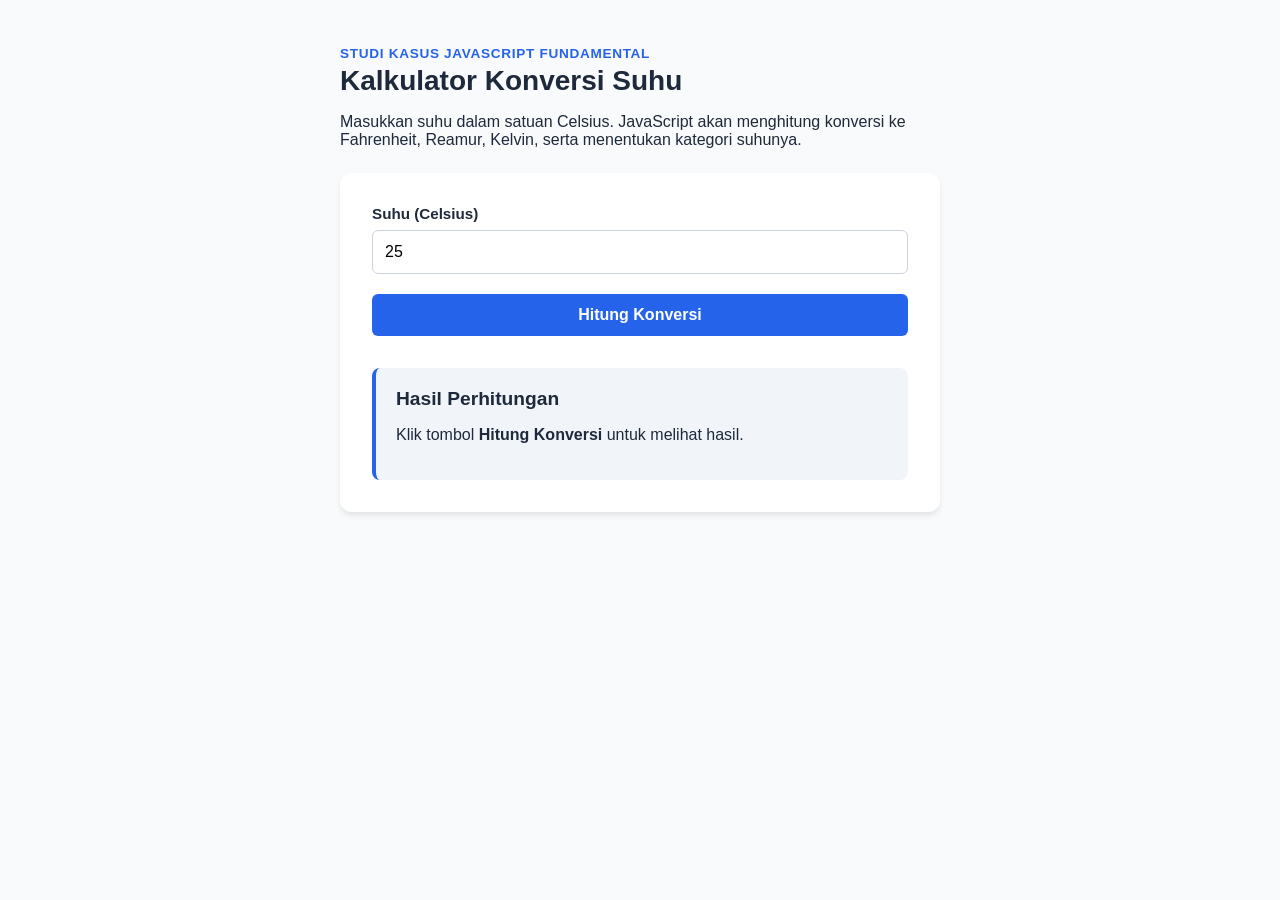
<file: pweb standarisasi/P10_LatihanMandiri/index.html>
<!DOCTYPE html>
<html lang="id">
<head>
    <meta charset="UTF-8">
    <meta name="viewport" content="width=device-width, initial-scale=1.0">
    <title>Kalkulator Konversi Suhu</title>
    <link rel="stylesheet" href="style.css">
</head>
<body>
    <main class="app">
        <section class="intro">
            <p class="eyebrow">Studi Kasus JavaScript Fundamental</p>
            <h1>Kalkulator Konversi Suhu</h1>
            <p>Masukkan suhu dalam satuan Celsius. JavaScript akan menghitung konversi ke Fahrenheit, Reamur, Kelvin, serta menentukan kategori suhunya.</p>
        </section>

        <section class="panel">
            <form id="formSuhu">
                <div class="grid">
                    <div>
                        <label for="celsius">Suhu (Celsius)</label>
                        <input id="celsius" type="number" step="any" value="25" required>
                    </div>
                </div>
                <button type="submit">Hitung Konversi</button>
            </form>

            <article id="hasil" class="result">
                <h2>Hasil Perhitungan</h2>
                <p>Klik tombol <strong>Hitung Konversi</strong> untuk melihat hasil.</p>
            </article>
        </section>
    </main>

    <script src="script.js"></script>
</body>
</html>
</file>
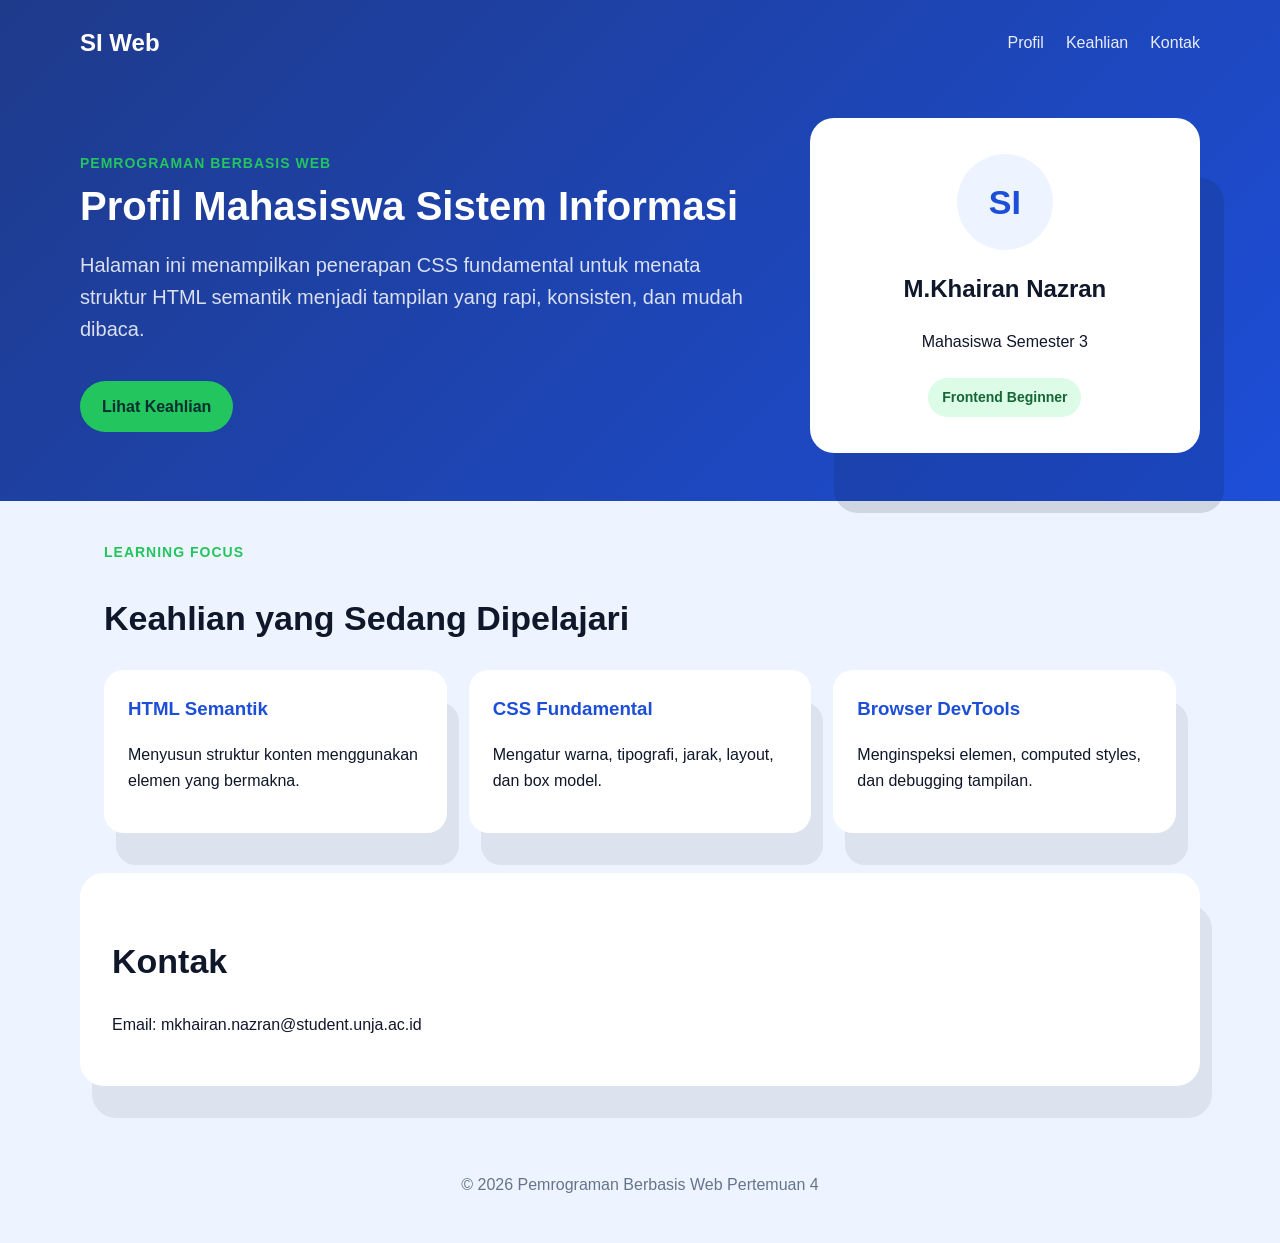
<file: pweb standarisasi/P1_ProfilMhs/index.html>
<!DOCTYPE html>
<html lang="id">
<head>
	<meta charset="UTF-8">
	<meta name="viewport" content="width=device-width, initial-scale=1.0">
	<title>Profil Mahasiswa Sistem Informasi</title>
	<link rel="stylesheet" href="style.css">
</head>
<body>
	<header class="site-header">
		<nav class="navbar" aria-label="Navigasi utama">
			<a class="brand" href="#">SI Web</a>
			<ul class="nav-links">
				<li><a href="#profil">Profil</a></li>
				<li><a href="#keahlian">Keahlian</a></li>
				<li><a href="#kontak">Kontak</a></li>
			</ul>
		</nav>
		<section class="hero" id="profil">
			<div class="hero-text">
				<p class="eyebrow">Pemrograman Berbasis Web</p>
				<h1>Profil Mahasiswa Sistem Informasi</h1>
				<p class="lead">Halaman ini menampilkan penerapan CSS fundamental untuk menata struktur HTML semantik menjadi tampilan yang rapi, konsisten, dan mudah dibaca.</p>
				<a class="button" href="#keahlian">Lihat Keahlian</a>
			</div>
			<div class="profile-card" aria-label="Kartu profil singkat">
				<div class="avatar">SI</div>
				<h2>M.Khairan Nazran</h2>
				<p>Mahasiswa Semester 3</p>
				<span>Frontend Beginner</span>
			</div>
		</section>
	</header>
	
	<main>
		<section class="section" id="keahlian">
			<p class="eyebrow">Learning Focus</p>
			<h2>Keahlian yang Sedang Dipelajari</h2>
			<div class="grid">
				<article class="card">
					<h3>HTML Semantik</h3>
					<p>Menyusun struktur konten menggunakan elemen yang bermakna.</p>
				</article>
				<article class="card">
					<h3>CSS Fundamental</h3>
					<p>Mengatur warna, tipografi, jarak, layout, dan box model.</p>
				</article>
				<article class="card">
					<h3>Browser DevTools</h3>
					<p>Menginspeksi elemen, computed styles, dan debugging tampilan.</p>
				</article>
			</div>
		</section>
		
		<section class="section contact" id="kontak">
			<h2>Kontak</h2>
			<p>Email: mkhairan.nazran@student.unja.ac.id</p>
		</section>
	</main>
	
	<footer class="footer">
		<p>&copy; 2026 Pemrograman Berbasis Web Pertemuan 4</p>
	</footer>
</body>
</html>
</file>
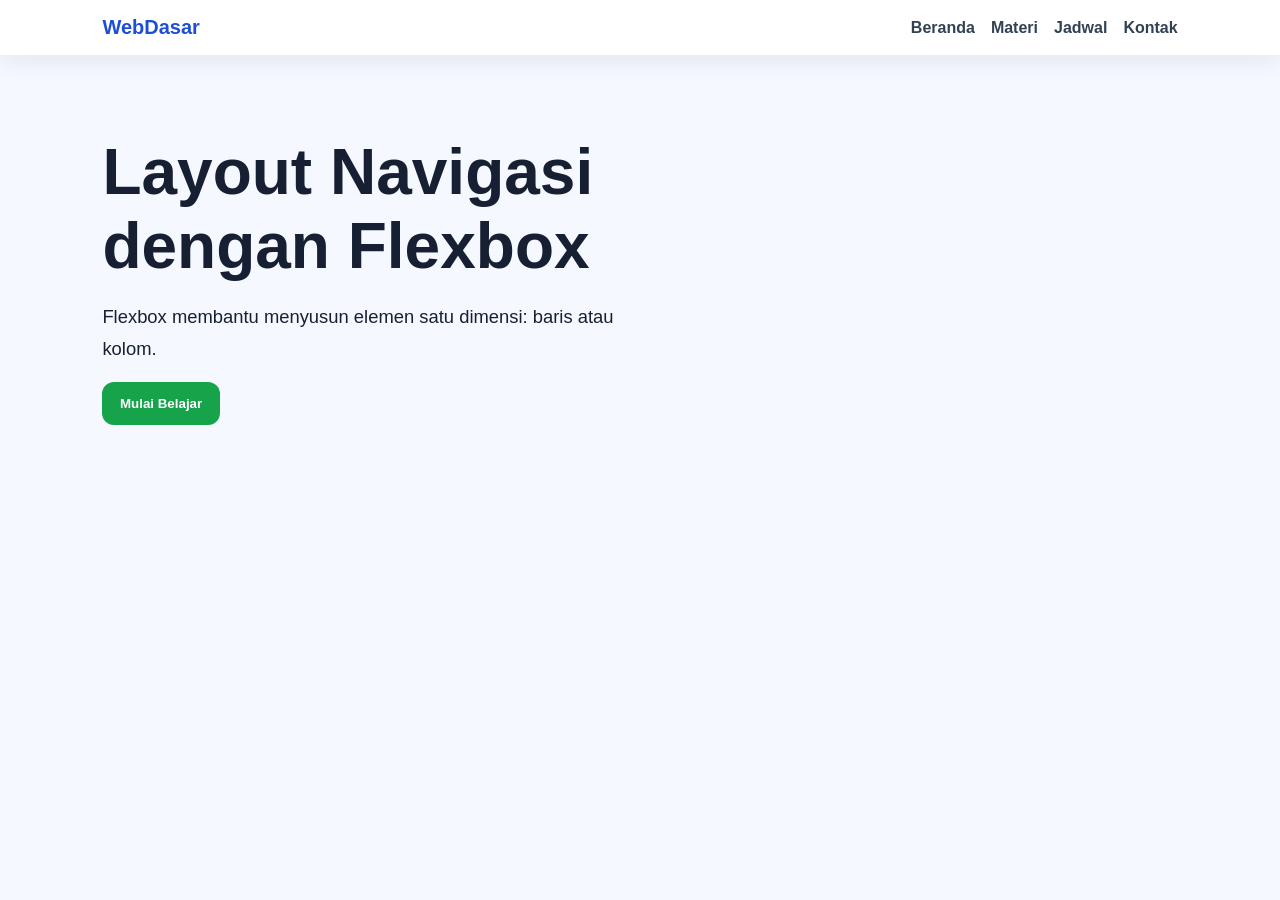
<file: pweb standarisasi/P2_Flexbox/index.html>
<!DOCTYPE html>
<html lang="id">
<head>
	<meta charset="UTF-8">
	<meta name="viewport" content="width=device-width, initial-scale=1.0">
	<title>Contoh Flexbox Navbar</title>
	<link rel="stylesheet" href="style.css">
</head>
<body>
	<header class="site-header">
		<a class="brand" href="#">WebDasar</a>
		<nav class="nav-menu" aria-label="Menu utama">
			<a href="#">Beranda</a>
			<a href="#">Materi</a>
			<a href="#">Jadwal</a>
			<a href="#">Kontak</a>
		</nav>
	</header>
	
	<main class="hero">
		<h1>Layout Navigasi dengan Flexbox</h1>
		<p>Flexbox membantu menyusun elemen satu dimensi: baris atau kolom.</p>
		<button>Mulai Belajar</button>
	</main>
</body>
</html>
</file>
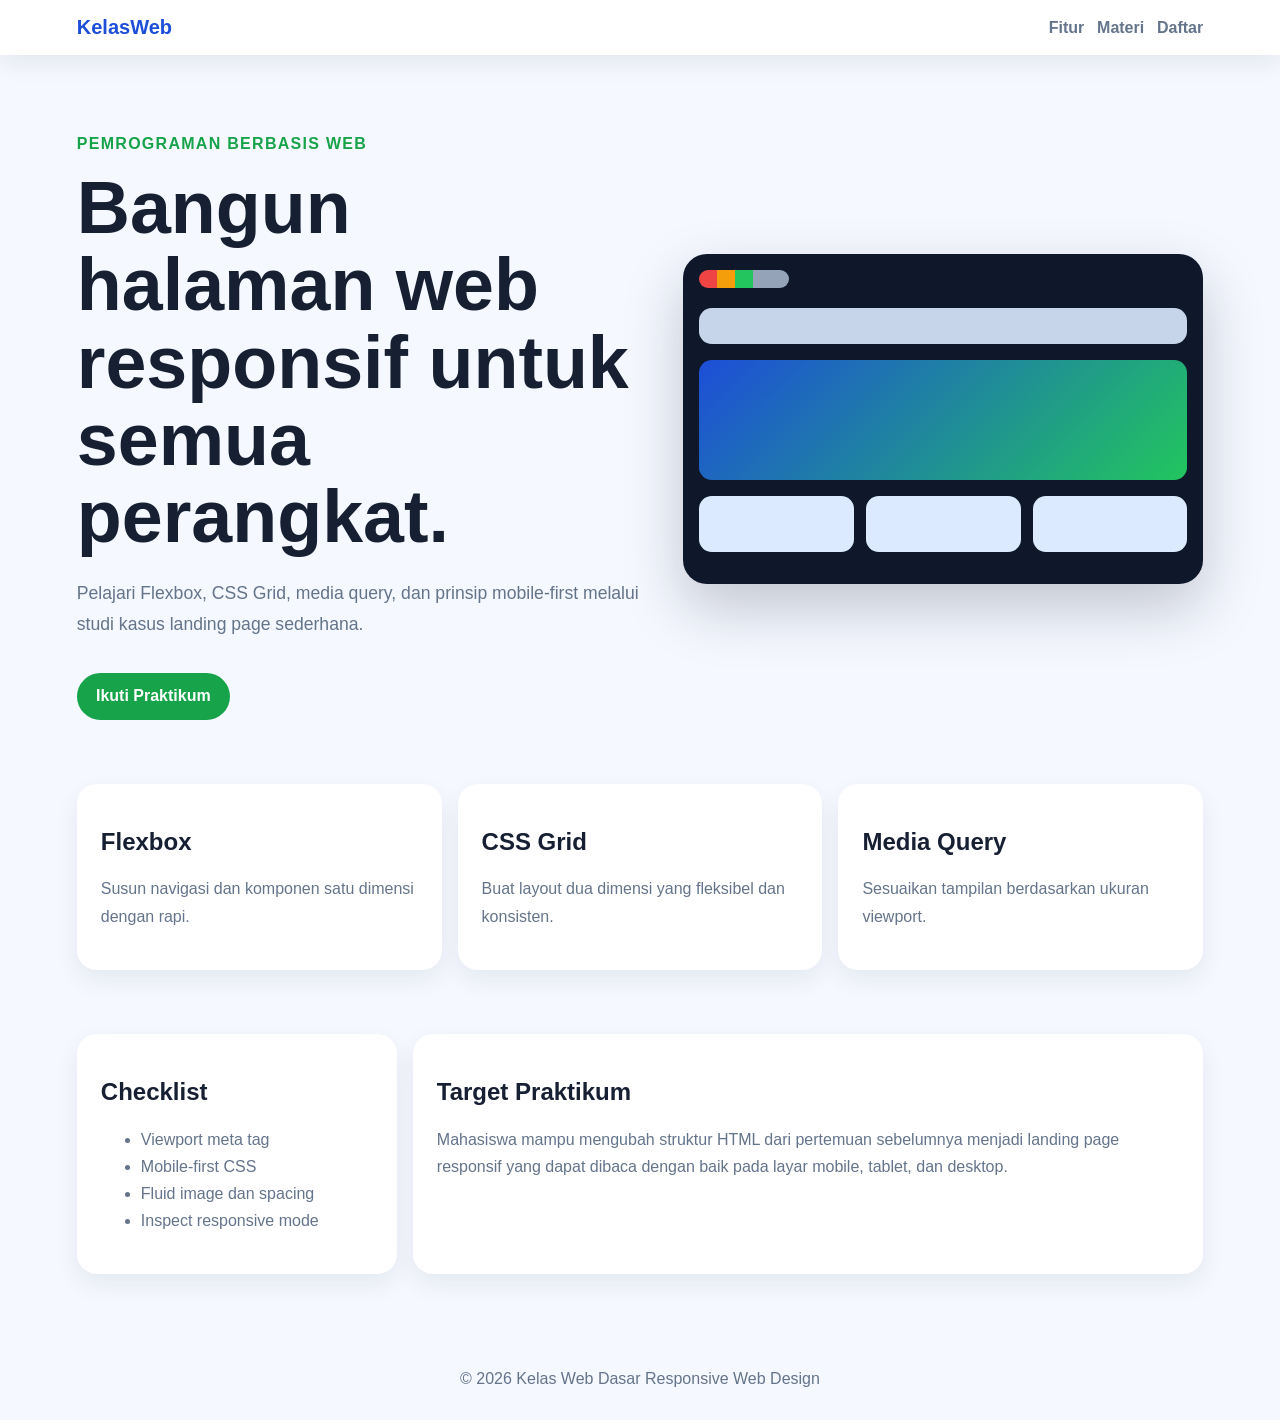
<file: pweb standarisasi/P3_ResponsiveLandingPage/index.html>
<!DOCTYPE html>
<html lang="id">
<head>
	<meta charset="UTF-8">
	<meta name="viewport" content="width=device-width, initial-scale=1.0">
	<title>Kelas Web Dasar</title>
	<link rel="stylesheet" href="style.css">
</head>
<body>
	<header class="topbar">
		<a class="brand" href="#">KelasWeb</a>
		<nav class="nav" aria-label="Menu utama">
			<a href="#fitur">Fitur</a>
			<a href="#materi">Materi</a>
			<a href="#daftar">Daftar</a>
		</nav>
	</header>
	
	<main>
		<section class="hero">
			<div class="hero-text">
				<p class="eyebrow">Pemrograman Berbasis Web</p>
				<h1>Bangun halaman web responsif untuk semua perangkat.</h1>
				<p class="lead">Pelajari Flexbox, CSS Grid, media query, dan prinsip mobile-first melalui studi kasus landing page sederhana.</p>
				<a class="btn" href="#daftar">Ikuti Praktikum</a>
			</div>
			<div class="device-card" aria-label="Ilustrasi tampilan responsif">
				<div class="browser-bar"></div>
				<div class="mock-nav"></div>
				<div class="mock-hero"></div>
				<div class="mock-grid">
					<span></span>
					<span></span>
					<span></span>
				</div>
			</div>
		</section>
		
		<section id="fitur" class="features">
			<article>
				<h2>Flexbox</h2>
				<p>Susun navigasi dan komponen satu dimensi dengan rapi.</p>
			</article>
			<article>
				<h2>CSS Grid</h2>
				<p>Buat layout dua dimensi yang fleksibel dan konsisten.</p>
			</article>
			<article>
				<h2>Media Query</h2>
				<p>Sesuaikan tampilan berdasarkan ukuran viewport.</p>
			</article>
		</section>
		
		<section id="materi" class="content-layout">
			<aside>
				<h2>Checklist</h2>
				<ul>
					<li>Viewport meta tag</li>
					<li>Mobile-first CSS</li>
					<li>Fluid image dan spacing</li>
					<li>Inspect responsive mode</li>
				</ul>
			</aside>
			<article>
				<h2>Target Praktikum</h2>
				<p>Mahasiswa mampu mengubah struktur HTML dari pertemuan sebelumnya menjadi landing page responsif yang dapat dibaca dengan baik pada layar mobile, tablet, dan desktop.</p>
			</article>
		</section>
	</main>
	
	<footer id="daftar">
		&copy; 2026 Kelas Web Dasar Responsive Web Design
	</footer>
</body>
</html>
</file>
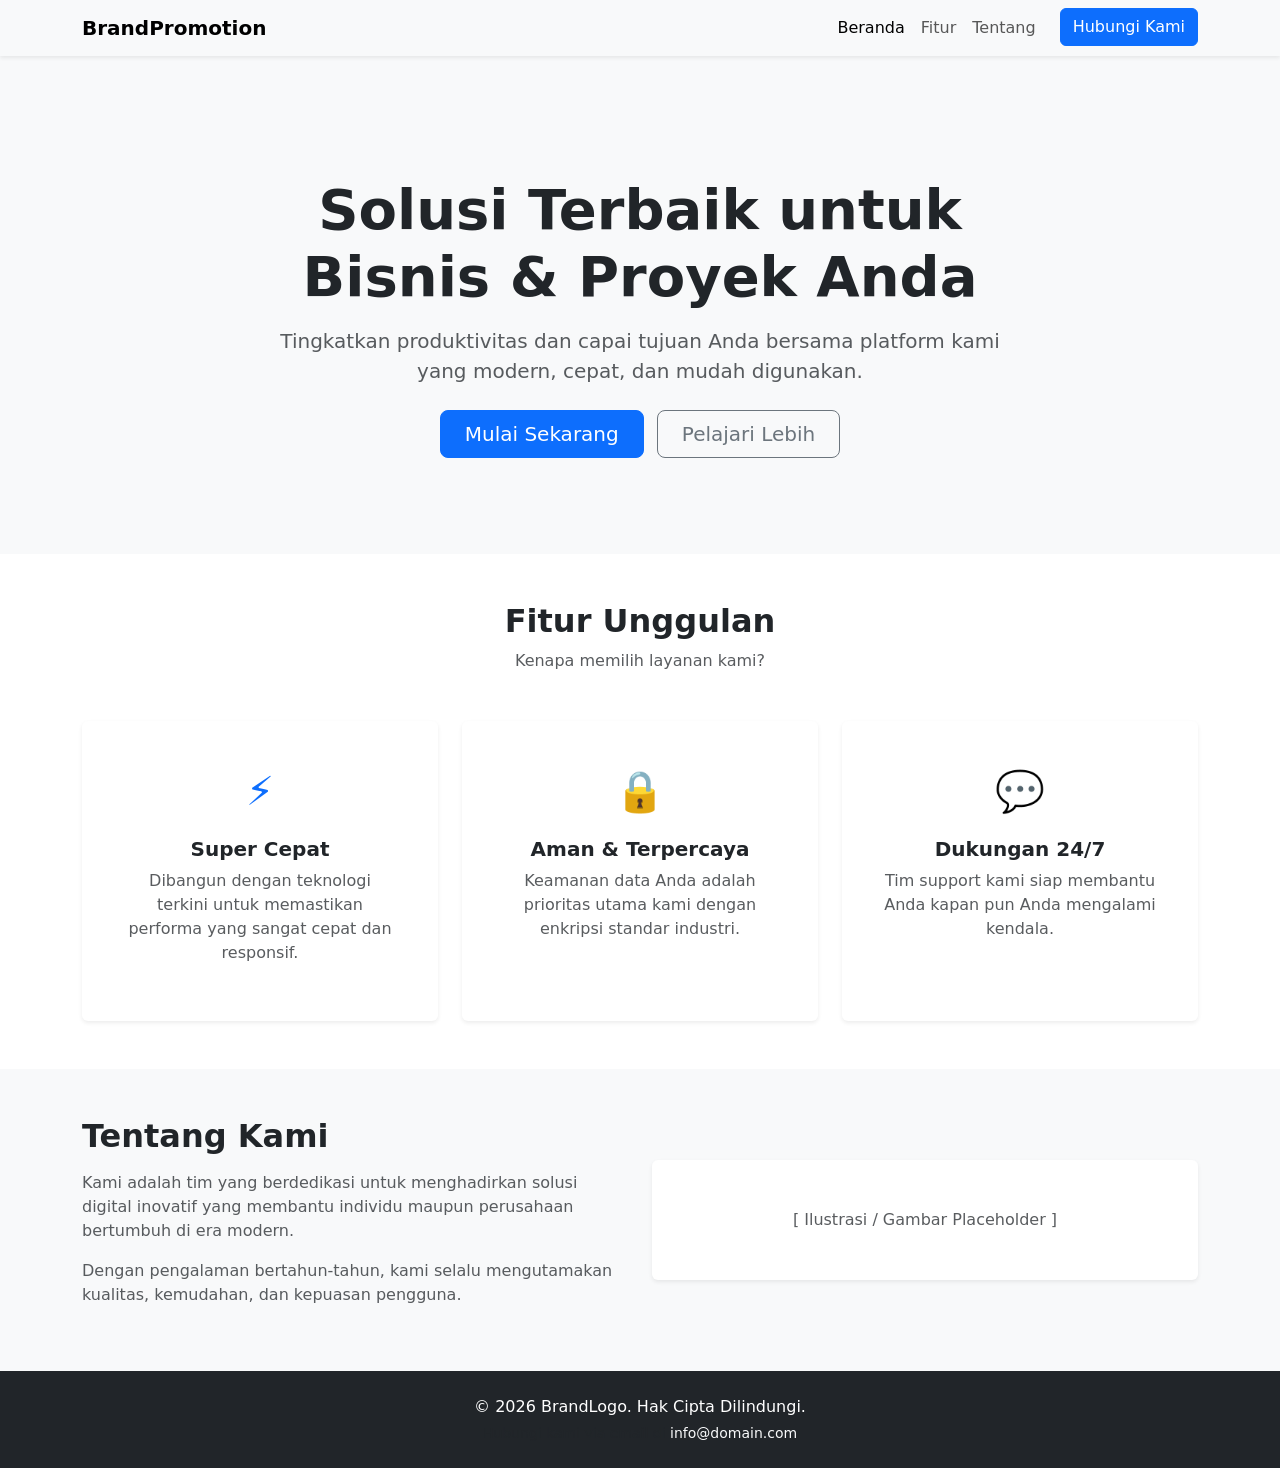
<file: pweb standarisasi/P4_BootstrapLandingPage/index.html>
<!DOCTYPE html>
<html lang="id">
<head>
    <meta charset="UTF-8">
    <meta name="viewport" content="width=device-width, initial-scale=1.0">
    <title>Landing Page Sederhana - Bootstrap 5</title>
    <link href="https://cdn.jsdelivr.net/npm/bootstrap@5.3.3/dist/css/bootstrap.min.css" rel="stylesheet" integrity="sha384-QWTKZyjpPEjISv5WaRU9OFeRpok6YctnYmDr5pNlyT2bRjXh0JMhjY6hW+ALEwIH" crossorigin="anonymous">
</head>
<body>

    <nav class="navbar navbar-expand-lg navbar-light bg-light fixed-top shadow-sm">
        <div class="container">
            <a class="navbar-brand fw-bold" href="#">BrandPromotion</a>
            <button class="navbar-toggler" type="button" data-bs-toggle="collapse" data-bs-target="#navbarNav" aria-controls="navbarNav" aria-expanded="false" aria-label="Toggle navigation">
                <span class="navbar-toggler-icon"></span>
            </button>
            <div class="collapse navbar-collapse justify-content-end" id="navbarNav">
                <ul class="navbar-nav">
                    <li class="nav-item">
                        <a class="nav-link active" href="#">Beranda</a>
                    </li>
                    <li class="nav-item">
                        <a class="nav-link" href="#fitur">Fitur</a>
                    </li>
                    <li class="nav-item">
                        <a class="nav-link" href="#tentang">Tentang</a>
                    </li>
                    <li class="nav-item ms-lg-3">
                        <a class="btn btn-primary" href="#kontak">Hubungi Kami</a>
                    </li>
                </ul>
            </div>
        </div>
    </nav>

    <section class="bg-light text-center py-5 mt-5" style="padding-top: 8rem !important; padding-bottom: 6rem !important;">
        <div class="container">
            <div class="row justify-content-center">
                <div class="col-lg-8">
                    <h1 class="display-4 fw-bold mb-3">Solusi Terbaik untuk Bisnis & Proyek Anda</h1>
                    <p class="lead text-muted mb-4">Tingkatkan produktivitas dan capai tujuan Anda bersama platform kami yang modern, cepat, dan mudah digunakan.</p>
                    <div>
                        <a href="#fitur" class="btn btn-primary btn-lg px-4 me-md-2">Mulai Sekarang</a>
                        <a href="#tentang" class="btn btn-outline-secondary btn-lg px-4">Pelajari Lebih</a>
                    </div>
                </div>
            </div>
        </div>
    </section>

    <section id="fitur" class="py-5">
        <div class="container">
            <div class="text-center mb-5">
                <h2 class="fw-bold">Fitur Unggulan</h2>
                <p class="text-muted">Kenapa memilih layanan kami?</p>
            </div>
            <div class="row g-4">

                <div class="col-md-4">
                    <div class="card h-100 border-0 shadow-sm text-center p-4">
                        <div class="card-body">
                            <div class="fs-1 text-primary mb-3">⚡</div>
                            <h3 class="h5 fw-bold">Super Cepat</h3>
                            <p class="text-muted">Dibangun dengan teknologi terkini untuk memastikan performa yang sangat cepat dan responsif.</p>
                        </div>
                    </div>
                </div>

                <div class="col-md-4">
                    <div class="card h-100 border-0 shadow-sm text-center p-4">
                        <div class="card-body">
                            <div class="fs-1 text-primary mb-3">🔒</div>
                            <h3 class="h5 fw-bold">Aman & Terpercaya</h3>
                            <p class="text-muted">Keamanan data Anda adalah prioritas utama kami dengan enkripsi standar industri.</p>
                        </div>
                    </div>
                </div>
                <!-- Fitur 3 -->
                <div class="col-md-4">
                    <div class="card h-100 border-0 shadow-sm text-center p-4">
                        <div class="card-body">
                            <div class="fs-1 text-primary mb-3">💬</div>
                            <h3 class="h5 fw-bold">Dukungan 24/7</h3>
                            <p class="text-muted">Tim support kami siap membantu Anda kapan pun Anda mengalami kendala.</p>
                        </div>
                    </div>
                </div>
            </div>
        </div>
    </section>

    <section id="tentang" class="bg-light py-5">
        <div class="container">
            <div class="row align-items-center">
                <div class="col-lg-6 mb-4 mb-lg-0">
                    <h2 class="fw-bold mb-3">Tentang Kami</h2>
                    <p class="text-muted">Kami adalah tim yang berdedikasi untuk menghadirkan solusi digital inovatif yang membantu individu maupun perusahaan bertumbuh di era modern.</p>
                    <p class="text-muted">Dengan pengalaman bertahun-tahun, kami selalu mengutamakan kualitas, kemudahan, dan kepuasan pengguna.</p>
                </div>
                <div class="col-lg-6">
                    <div class="p-5 bg-white rounded shadow-sm text-center">
                        <span class="text-muted">[ Ilustrasi / Gambar Placeholder ]</span>
                    </div>
                </div>
            </div>
        </div>
    </section>

    <footer id="kontak" class="bg-dark text-white text-center py-4">
        <div class="container">
            <p class="mb-1">&copy; 2026 BrandLogo. Hak Cipta Dilindungi.</p>
            <p class="small text-muted mb-0">Hubungi kami via email di <a href="mailto:info@domain.com" class="text-decoration-none text-light">info@domain.com</a></p>
        </div>
    </footer>

    <script src="https://cdn.jsdelivr.net/npm/bootstrap@5.3.3/dist/js/bootstrap.bundle.min.js" integrity="sha384-YvpcrYf0tY3lHB60NNkmXc5s9fDVZLESaAA55NDzOxhy9GkcIdslK1eN7N6jIeHz" crossorigin="anonymous"></script>
</body>
</html>
</file>
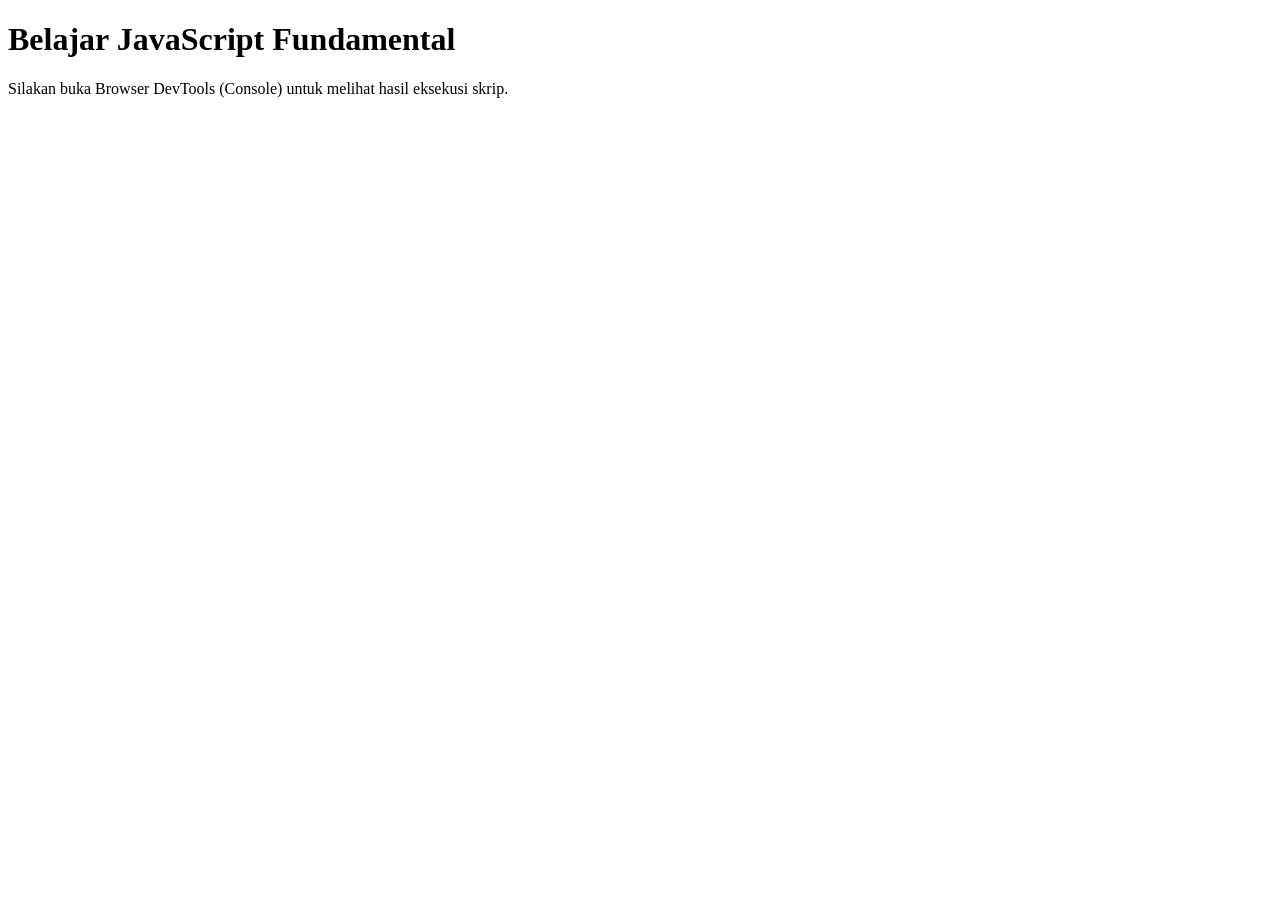
<file: pweb standarisasi/P6_ConsoleDasar/index.html>
<!DOCTYPE html>
<html lang="id">
<head>
	<meta charset="UTF-8">
	<meta name="viewport" content="width=device-width, initial-scale=1.0">
	<title>JavaScript Fundamental - Console Dasar</title>
</head>
<body>
	<h1>Belajar JavaScript Fundamental</h1>
	<p>Silakan buka Browser DevTools (Console) untuk melihat hasil eksekusi skrip.</p>

	<script src="script.js"></script>
</body>
</html>
</file>
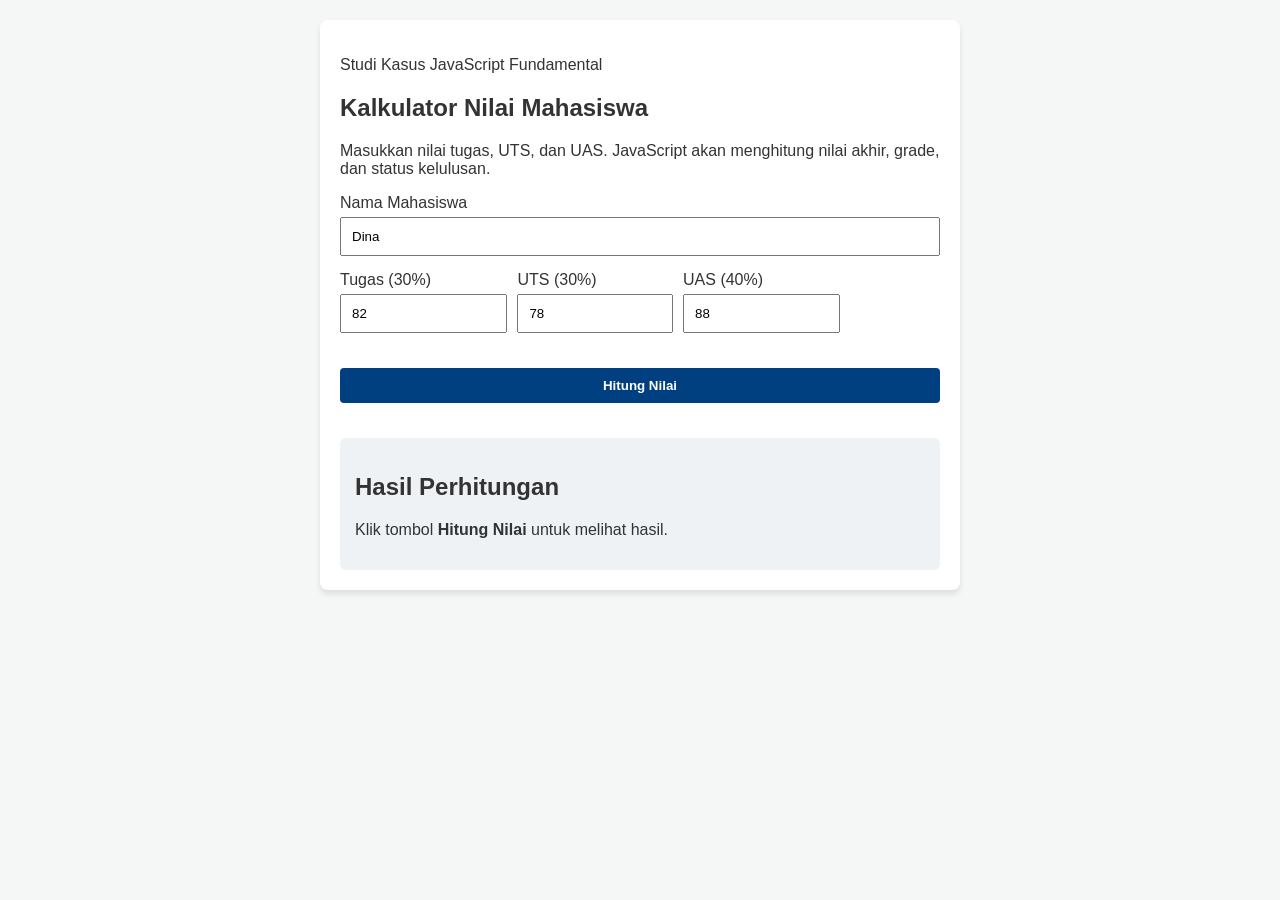
<file: pweb standarisasi/P7_KalkulatorNilai/index.html>
<!DOCTYPE html>
<html lang="id">
<head>
    <meta charset="UTF-8">
    <meta name="viewport" content="width=device-width, initial-scale=1.0">
    <title>Kalkulator Nilai Mahasiswa</title>
    <link rel="stylesheet" href="style.css">
</head>
<body>
    <main class="app">
        <section class="intro">
            <p class="eyebrow">Studi Kasus JavaScript Fundamental</p>
            <h1>Kalkulator Nilai Mahasiswa</h1>
            <p>Masukkan nilai tugas, UTS, dan UAS. JavaScript akan menghitung nilai akhir, grade, dan status kelulusan.</p>
        </section>

        <section class="panel">
            <form id="formNilai">
                <label for="nama">Nama Mahasiswa</label>
                <input id="nama" type="text" value="Dina" required>

                <div class="grid">
                    <div>
                        <label for="tugas">Tugas (30%)</label>
                        <input id="tugas" type="number" min="0" max="100" value="82" required>
                    </div>
                    <div>
                        <label for="uts">UTS (30%)</label>
                        <input id="uts" type="number" min="0" max="100" value="78" required>
                    </div>
                    <div>
                        <label for="uas">UAS (40%)</label>
                        <input id="uas" type="number" min="0" max="100" value="88" required>
                    </div>
                </div>

                <button type="submit">Hitung Nilai</button>
            </form>

            <article id="hasil" class="result">
                <h2>Hasil Perhitungan</h2>
                <p>Klik tombol <strong>Hitung Nilai</strong> untuk melihat hasil.</p>
            </article>
        </section>
    </main>

    <script src="script.js"></script>
</body>
</html>
</file>
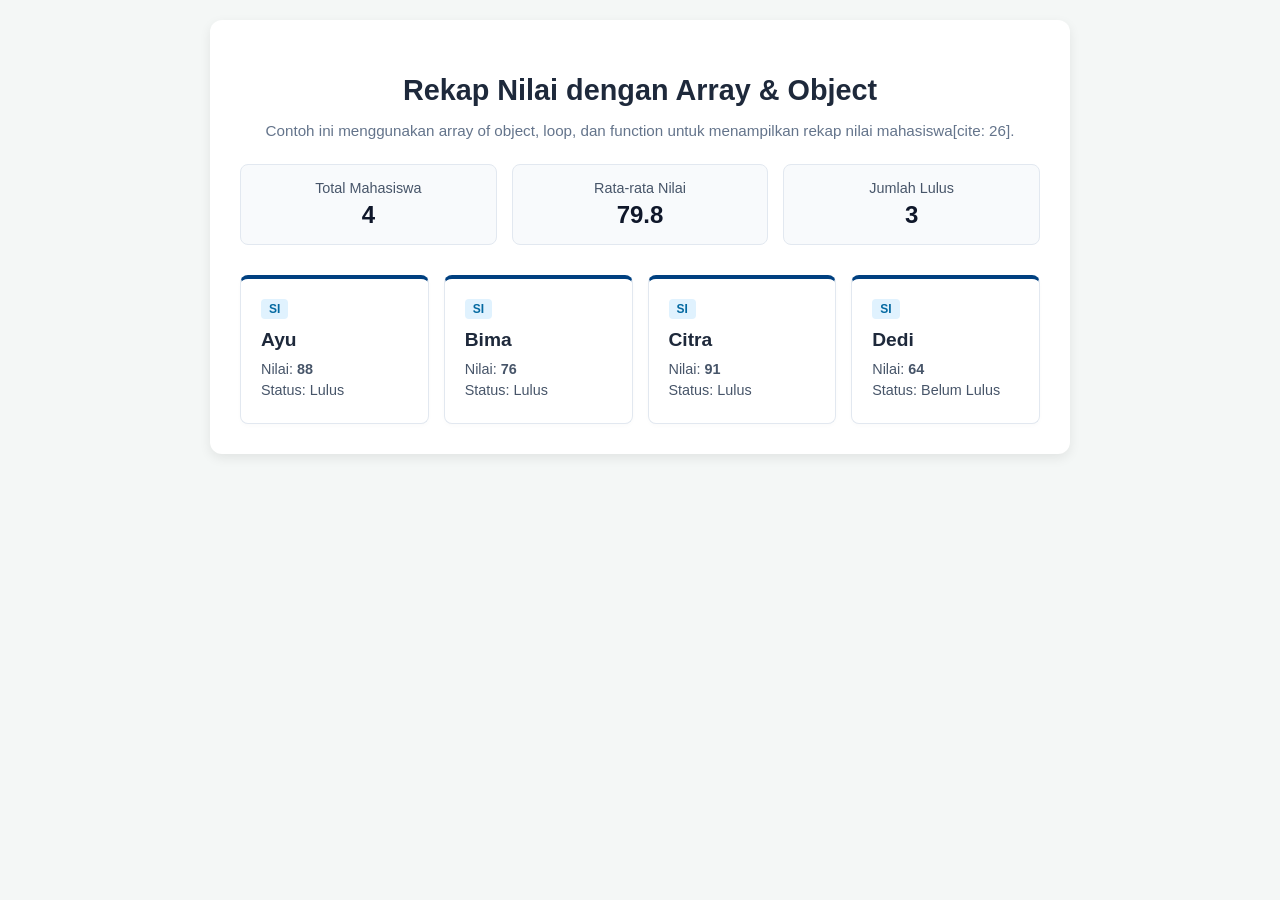
<file: pweb standarisasi/P8_ArrayObjRekapMhs/index.html>
<!DOCTYPE html>
<html lang="id">
<head>
    <meta charset="UTF-8">
    <meta name="viewport" content="width=device-width, initial-scale=1.0">
    <title>Rekap Nilai Mahasiswa</title>
    <link rel="stylesheet" href="style.css">
</head>
<body>
    <main class="app">
        <section class="intro">
            <h1>Rekap Nilai dengan Array & Object</h1>
            <p>Contoh ini menggunakan array of object, loop, dan function untuk menampilkan rekap nilai mahasiswa[cite: 26].</p>
        </section>

        <section id="ringkasan" class="summary-panel">
        </section>

        <section id="daftar" class="card-grid">
        </section>
    </main>

    <script src="script.js"></script>
</body>
</html>
</file>
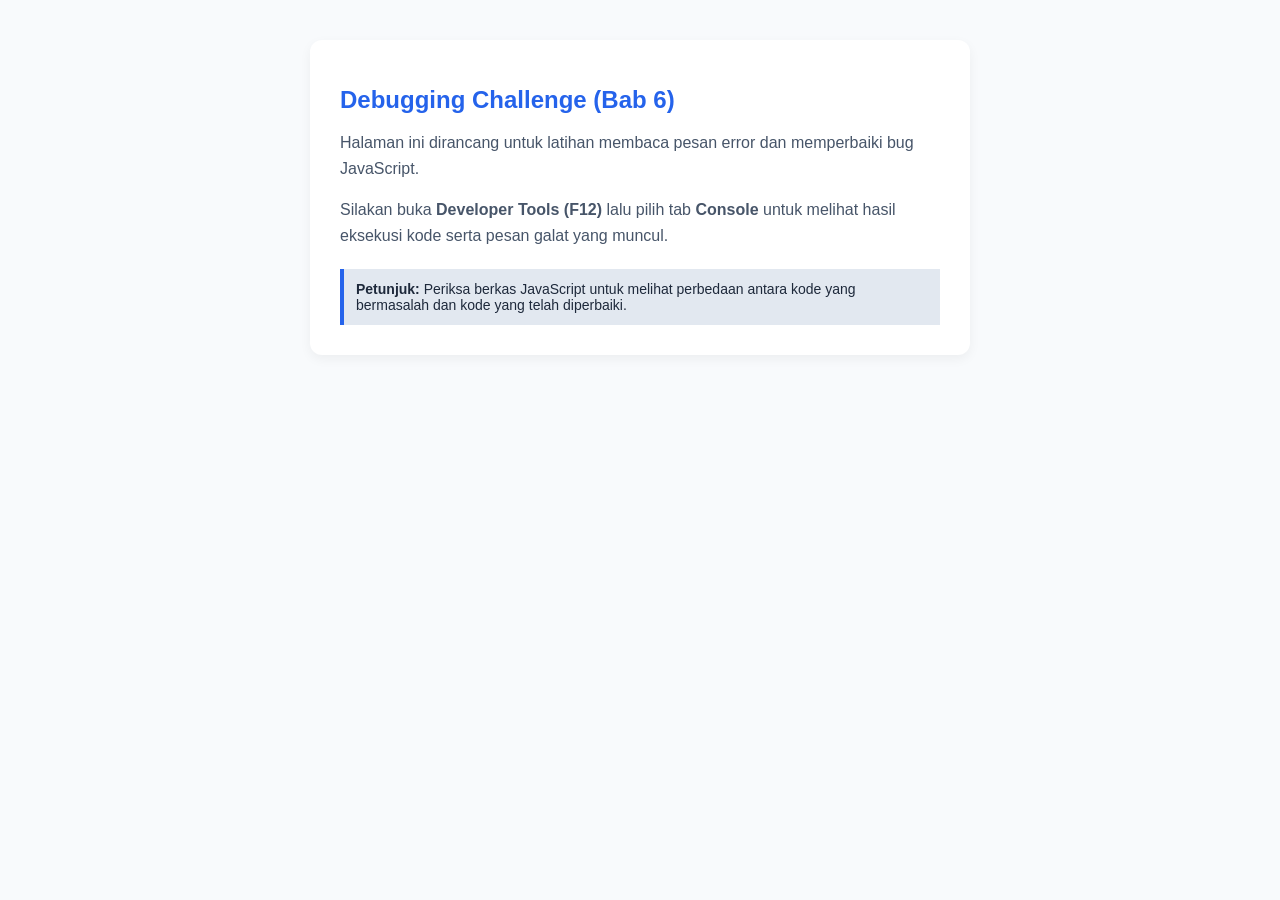
<file: pweb standarisasi/P9_Debugging/index.html>
<!DOCTYPE html>
<html lang="id">
<head>
    <meta charset="UTF-8">
    <meta name="viewport" content="width=device-width, initial-scale=1.0">
    <title>Percobaan 9: Debugging Challenge</title>
    <style>
        body {
            font-family: Arial, sans-serif;
            background-color: #f8fafc;
            color: #1e293b;
            margin: 0;
            padding: 40px;
        }
        .container {
            max-width: 600px;
            margin: 0 auto;
            background: white;
            padding: 30px;
            border-radius: 12px;
            box-shadow: 0 4px 12px rgba(0, 0, 0, 0.05);
        }
        h1 {
            color: #2563eb;
            font-size: 24px;
        }
        p {
            line-height: 1.6;
            color: #475569;
        }
        .note {
            background: #e2e8f0;
            padding: 12px;
            border-left: 4px solid #2563eb;
            font-size: 14px;
            margin-top: 20px;
        }
    </style>
</head>
<body>

    <div class="container">
        <h1>Debugging Challenge (Bab 6)</h1>
        <p>Halaman ini dirancang untuk latihan membaca pesan error dan memperbaiki bug JavaScript.</p>
        <p>Silakan buka <strong>Developer Tools (F12)</strong> lalu pilih tab <strong>Console</strong> untuk melihat hasil eksekusi kode serta pesan galat yang muncul.</p>
        
        <div class="note">
            <strong>Petunjuk:</strong> Periksa berkas JavaScript untuk melihat perbedaan antara kode yang bermasalah dan kode yang telah diperbaiki.
        </div>
    </div>

    <script src="buggy.js"></script>

</body>
</html>
</file>
<file: pweb standarisasi/P10_LatihanMandiri/style.css>
:root {
    --primary: #2563eb;
    --primary-dark: #1d4ed8;
    --bg-color: #f8fafc;
    --card-bg: #ffffff;
    --text-color: #1e293b;
    --border-color: #cbd5e1;
}

body {
    font-family: 'Segoe UI', Tahoma, Geneva, Verdana, sans-serif;
    background-color: var(--bg-color);
    color: var(--text-color);
    margin: 0;
    padding: 2rem;
    display: flex;
    justify-content: center;
}

.app {
    width: 100%;
    max-width: 600px;
}

.intro {
    margin-bottom: 1.5rem;
}

.eyebrow {
    font-size: 0.85rem;
    text-transform: uppercase;
    letter-spacing: 0.05em;
    color: var(--primary);
    font-weight: 700;
    margin-bottom: 0.25rem;
}

h1 {
    font-size: 1.75rem;
    margin-top: 0;
    margin-bottom: 0.5rem;
}

.panel {
    background: var(--card-bg);
    padding: 2rem;
    border-radius: 12px;
    box-shadow: 0 4px 6px -1px rgb(0 0 0 / 0.1);
}

.grid {
    margin-bottom: 1.25rem;
}

label {
    display: block;
    font-weight: 600;
    margin-bottom: 0.5rem;
    font-size: 0.95rem;
}

input {
    width: 100%;
    padding: 0.75rem;
    border: 1px solid var(--border-color);
    border-radius: 6px;
    font-size: 1rem;
    box-sizing: border-box;
}

button {
    background-color: var(--primary);
    color: white;
    border: none;
    padding: 0.75rem 1.5rem;
    font-size: 1rem;
    font-weight: 600;
    border-radius: 6px;
    cursor: pointer;
    width: 100%;
    transition: background-color 0.2s;
}

button:hover {
    background-color: var(--primary-dark);
}

.result {
    margin-top: 2rem;
    padding: 1.25rem;
    background-color: #f1f5f9;
    border-radius: 8px;
    border-left: 4px solid var(--primary);
}

.result h2 {
    font-size: 1.2rem;
    margin-top: 0;
    margin-bottom: 0.75rem;
}

.score {
    font-size: 1.5rem;
    font-weight: bold;
    color: var(--primary);
}

.badge {
    display: inline-block;
    padding: 0.25rem 0.75rem;
    border-radius: 9999px;
    font-size: 0.85rem;
    font-weight: 600;
    background-color: #e2e8f0;
    color: #334155;
}
</file>
<file: pweb standarisasi/P1_ProfilMhs/style.css>
:root {
  --primary: #1d4ed8;
  --primary-dark: #1e3a8a;
  --accent: #22c55e;
  --text: #0f172a;
  --muted: #64748b;
  --surface: #ffffff;
  --bg: #eef4ff;
  --radius: 24px;
  --shadow: 24px 60px rgba(15, 23, 42, 0.14);
}

* {
  box-sizing: border-box;
}

html {
  scroll-behavior: smooth;
}

body {
  margin: 0;
  font-family: Arial, Helvetica, sans-serif;
  color: var(--text);
  background: var(--bg);
  line-height: 1.6;
}

.site-header {
  background: linear-gradient(135deg, var(--primary-dark), var(--primary));
  color: white;
  padding: 24px;
}

.navbar {
  max-width: 1120px;
  margin: 0 auto;
  display: flex;
  align-items: center;
  justify-content: space-between;
}

.brand {
  font-weight: 800;
  font-size: 24px;
  text-decoration: none;
  color: white;
}

.nav-links {
  list-style: none;
  display: flex;
  gap: 22px;
  padding: 0;
  margin: 0;
}

.nav-links a {
  text-decoration: none;
  color: rgba(255, 255, 255, 0.9);
}

.hero {
  max-width: 1120px;
  margin: 56px auto 24px;
  display: grid;
  grid-template-columns: 1.6fr 0.9fr;
  gap: 36px;
  align-items: center;
}

.eyebrow {
  font-size: 14px;
  font-weight: 700;
  text-transform: uppercase;
  letter-spacing: 1px;
  color: var(--accent);
  margin-bottom: 8px;
}

h1 {
  font-size: 40px;
  line-height: 1.15;
  margin-top: 0;
  margin-bottom: 16px;
}

.lead {
  max-width: 680px;
  font-size: 20px;
  color: rgba(255, 255, 255, 0.84);
  margin-bottom: 24px;
}

.button {
  display: inline-block;
  margin-top: 12px;
  padding: 13px 22px;
  background: var(--accent);
  color: #042f2e;
  border-radius: 999px;
  font-weight: 700;
  text-decoration: none;
}

.profile-card {
  background: var(--surface);
  color: var(--text);
  border-radius: var(--radius);
  padding: 36px;
  box-shadow: var(--shadow);
  text-align: center;
}

.avatar {
  width: 96px;
  height: 96px;
  margin: 0 auto 18px;
  display: grid;
  place-items: center;
  border-radius: 50%;
  background: var(--bg);
  color: var(--primary);
  font-size: 34px;
  font-weight: 800;
}

.profile-card span {
  display: inline-block;
  margin-top: 8px;
  padding: 8px 14px;
  background: #dcfce7;
  color: #166534;
  border-radius: 999px;
  font-size: 14px;
  font-weight: 700;
}

.section {
  max-width: 1120px;
  margin: 40px auto;
  padding: 0 24px;
}

.section h2 {
  font-size: 34px;
  margin-bottom: 24px;
}

.grid {
  display: grid;
  grid-template-columns: repeat(3, 1fr);
  gap: 22px;
}

.card {
  background: var(--surface);
  border-radius: 20px;
  padding: 24px;
  box-shadow: 12px 32px rgba(15, 23, 42, 0.08);
}

.card h3 {
  color: var(--primary);
  margin-top: 0;
}

.contact {
  background: white;
  border-radius: var(--radius);
  padding: 32px;
  box-shadow: 12px 32px rgba(15, 23, 42, 0.08);
}

.footer {
  text-align: center;
  color: var(--muted);
  padding: 30px;
}

@media (max-width: 760px) {
  .navbar, .nav-links {
    align-items: flex-start;
    flex-direction: column;
  }
  .hero, .grid {
    grid-template-columns: 1fr;
  }
  h1 {
    font-size: 38px;
  }
}
</file>
<file: pweb standarisasi/P2_Flexbox/style.css>
* {
	box-sizing: border-box;
}

body {
	margin: 0;
	font-family: Arial, sans-serif;
	background: #f5f8ff;
	color: #172033;
}

.site-header {
	display: flex;
	justify-content: space-between;
	align-items: center;
	gap: 1rem;
	padding: 1rem 8%;
	background: white;
	box-shadow: 0 6px 24px rgba(15, 23, 42, .08);
}

.brand {
	font-weight: 800;
	color: #1d4ed8;
	text-decoration: none;
	font-size: 1.25rem;
}

.nav-menu {
	display: flex;
	gap: 1rem;
	flex-wrap: wrap;
}

.nav-menu a {
	text-decoration: none;
	color: #334155;
	font-weight: 600;
}

.hero {
	padding: 5rem 8%;
	max-width: 760px;
}

.hero h1 {
	font-size: clamp(2rem, 5vw, 4rem);
	margin: 0 0 1rem;
}

.hero p {
	font-size: 1.15rem;
	line-height: 1.7;
}

button {
	background: #16a34a;
	color: white;
	border: 0;
	padding: .85rem 1.1rem;
	border-radius: .75rem;
	font-weight: 700;
}

@media (max-width: 640px) {
	.site-header {
		flex-direction: column;
		align-items: flex-start;
	}
	.nav-menu {
		flex-direction: column;
	}
}
</file>
<file: pweb standarisasi/P3_ResponsiveLandingPage/style.css>
:root {
	--primary: #1d4ed8;
	--accent: #16a34a;
	--text: #172033;
	--muted: #64748b;
	--surface: #ffffff;
	--bg: #f5f8ff;
	--radius: 1.25rem;
}

* {
	box-sizing: border-box;
}

html {
	scroll-behavior: smooth;
}

body {
	margin: 0;
	font-family: Arial, sans-serif;
	background: var(--bg);
	color: var(--text);
}

a {
	color: inherit;
}

.topbar {
	display: flex;
	flex-direction: column;
	align-items: flex-start;
	gap: 1rem;
	padding: 1rem 6%;
	background: var(--surface);
	box-shadow: 0 8px 24px rgba(15, 23, 42, .08);
}

.brand {
	font-weight: 800;
	color: var(--primary);
	text-decoration: none;
	font-size: 1.25rem;
}

.nav {
	display: flex;
	flex-direction: column;
	gap: .8rem;
}

.nav a {
	text-decoration: none;
	color: var(--muted);
	font-weight: 700;
}

.hero {
	display: grid;
	gap: 2rem;
	align-items: center;
	padding: 4rem 6%;
}

.eyebrow {
	color: var(--accent);
	font-weight: 800;
	text-transform: uppercase;
	letter-spacing: .08em;
}

h1 {
	font-size: clamp(2.1rem, 8vw, 4.6rem);
	line-height: 1.05;
	margin: 0 0 1.4rem;
}

.lead {
	color: var(--muted);
	font-size: 1.1rem;
	line-height: 1.75;
	max-width: 620px;
}

.btn {
	display: inline-block;
	background: var(--accent);
	color: white;
	text-decoration: none;
	padding: .9rem 1.2rem;
	border-radius: 999px;
	font-weight: 800;
	margin-top: 1rem;
}

.device-card {
	background: #0f172a;
	border-radius: 1.5rem;
	padding: 1rem;
	min-height: 330px;
	box-shadow: 0 24px 60px rgba(15, 23, 42, .22);
}

.browser-bar {
	height: 18px;
	width: 90px;
	border-radius: 999px;
	background: linear-gradient(90deg, #ef4444 0 20%, #f59e0b 20% 40%, #22c55e 40% 60%, #94a3b8 60%);
	margin-bottom: 1.2rem;
}

.mock-nav, .mock-hero, .mock-grid span {
	border-radius: .8rem;
	background: #dbeafe;
	display: block;
}

.mock-nav {
	height: 36px;
	opacity: .9;
}

.mock-hero {
	height: 120px;
	margin: 1rem 0;
	background: linear-gradient(135deg, #1d4ed8, #22c55e);
}

.mock-grid {
	display: grid;
	grid-template-columns: 1fr;
	gap: .75rem;
}

.mock-grid span {
	height: 56px;
}

.features {
	display: grid;
	grid-template-columns: 1fr;
	gap: 1rem;
	padding: 0 6% 4rem;
}

.features article, .content-layout > * {
	background: var(--surface);
	border-radius: var(--radius);
	padding: 1.5rem;
	box-shadow: 0 10px 24px rgba(15, 23, 42, .07);
}

.features p, .content-layout p, li {
	color: var(--muted);
	line-height: 1.7;
}

.content-layout {
	display: grid;
	grid-template-columns: 1fr;
	gap: 1rem;
	padding: 0 6% 4rem;
}

footer {
	text-align: center;
	color: var(--muted);
	padding: 2rem 6%;
}

@media (min-width: 700px) {
	.topbar {
		flex-direction: row;
		justify-content: space-between;
		align-items: center;
	}
	.nav {
		flex-direction: row;
	}
	.features {
		grid-template-columns: repeat(3, 1fr);
	}
	.mock-grid {
		grid-template-columns: repeat(3, 1fr);
	}
}

@media (min-width: 980px) {
	.hero {
		grid-template-columns: 1.05fr 0.95fr;
		min-height: 72vh;
	}
	.content-layout {
		grid-template-columns: 320px 1fr;
	}
}
</file>
<file: pweb standarisasi/P7_KalkulatorNilai/style.css>
body {
    font-family: Arial, sans-serif;
    background-color: #f4f7f6;
    color: #333;
    margin: 0;
    padding: 20px;
}
.app {
    max-width: 600px;
    margin: 0 auto;
    background: #fff;
    padding: 20px;
    border-radius: 8px;
    box-shadow: 0 4px 6px rgba(0,0,0,0.1);
}
.grid {
    display: flex;
    gap: 10px;
    margin-bottom: 15px;
}
input, button {
    width: 100%;
    padding: 10px;
    margin-top: 5px;
    margin-bottom: 15px;
    box-sizing: border-box;
}
button {
    background-color: #004080;
    color: white;
    border: none;
    border-radius: 4px;
    cursor: pointer;
    font-weight: bold;
}
button:hover {
    background-color: #003060;
}
.result {
    margin-top: 20px;
    padding: 15px;
    background: #eef2f5;
    border-radius: 6px;
}
.text-success { color: green; }
.text-danger { color: red; }
</file>
<file: pweb standarisasi/P8_ArrayObjRekapMhs/style.css>
/* Styling Umum */
body {
    font-family: 'Segoe UI', Tahoma, Geneva, Verdana, sans-serif;
    background-color: #f4f7f6;
    color: #333;
    margin: 0;
    padding: 20px;
}

.app {
    max-width: 800px;
    margin: 0 auto;
    background: #ffffff;
    padding: 30px;
    border-radius: 12px;
    box-shadow: 0 4px 12px rgba(0, 0, 0, 0.08);
}

.intro {
    margin-bottom: 25px;
    text-align: center;
}

.intro h1 {
    font-size: 1.8rem;
    color: #1e293b;
    margin-bottom: 8px;
}

.intro p {
    color: #64748b;
    font-size: 0.95rem;
}

/* Panel Ringkasan (Atas) */
.summary-panel {
    display: grid;
    grid-template-columns: repeat(auto-fit, minmax(200px, 1fr));
    gap: 15px;
    margin-bottom: 30px;
}

.summary-panel article {
    background: #f8fafc;
    border: 1px solid #e2e8f0;
    padding: 15px;
    border-radius: 8px;
    text-align: center;
    font-size: 0.9rem;
    color: #475569;
}

.summary-panel article strong {
    display: block;
    font-size: 1.5rem;
    color: #0f172a;
    margin-top: 5px;
}

/* Grid Kartu Mahasiswa (Bawah) */
.card-grid {
    display: grid;
    grid-template-columns: repeat(auto-fit, minmax(170px, 1fr));
    gap: 15px;
}

.card {
    background: #ffffff;
    border: 1px solid #e2e8f0;
    border-top: 4px solid #004080;
    border-radius: 8px;
    padding: 20px;
    position: relative;
    box-shadow: 0 2px 4px rgba(0,0,0,0.02);
    transition: transform 0.2s ease, box-shadow 0.2s ease;
}

.card:hover {
    transform: translateY(-3px);
    box-shadow: 0 6px 12px rgba(0,0,0,0.06);
}

.card .badge {
    display: inline-block;
    background: #e0f2fe;
    color: #0369a1;
    font-size: 0.75rem;
    font-weight: bold;
    padding: 3px 8px;
    border-radius: 4px;
    margin-bottom: 10px;
}

.card h2 {
    font-size: 1.2rem;
    margin: 0 0 10px 0;
    color: #1e293b;
}

.card p {
    margin: 5px 0;
    font-size: 0.9rem;
    color: #475569;
}
</file>
